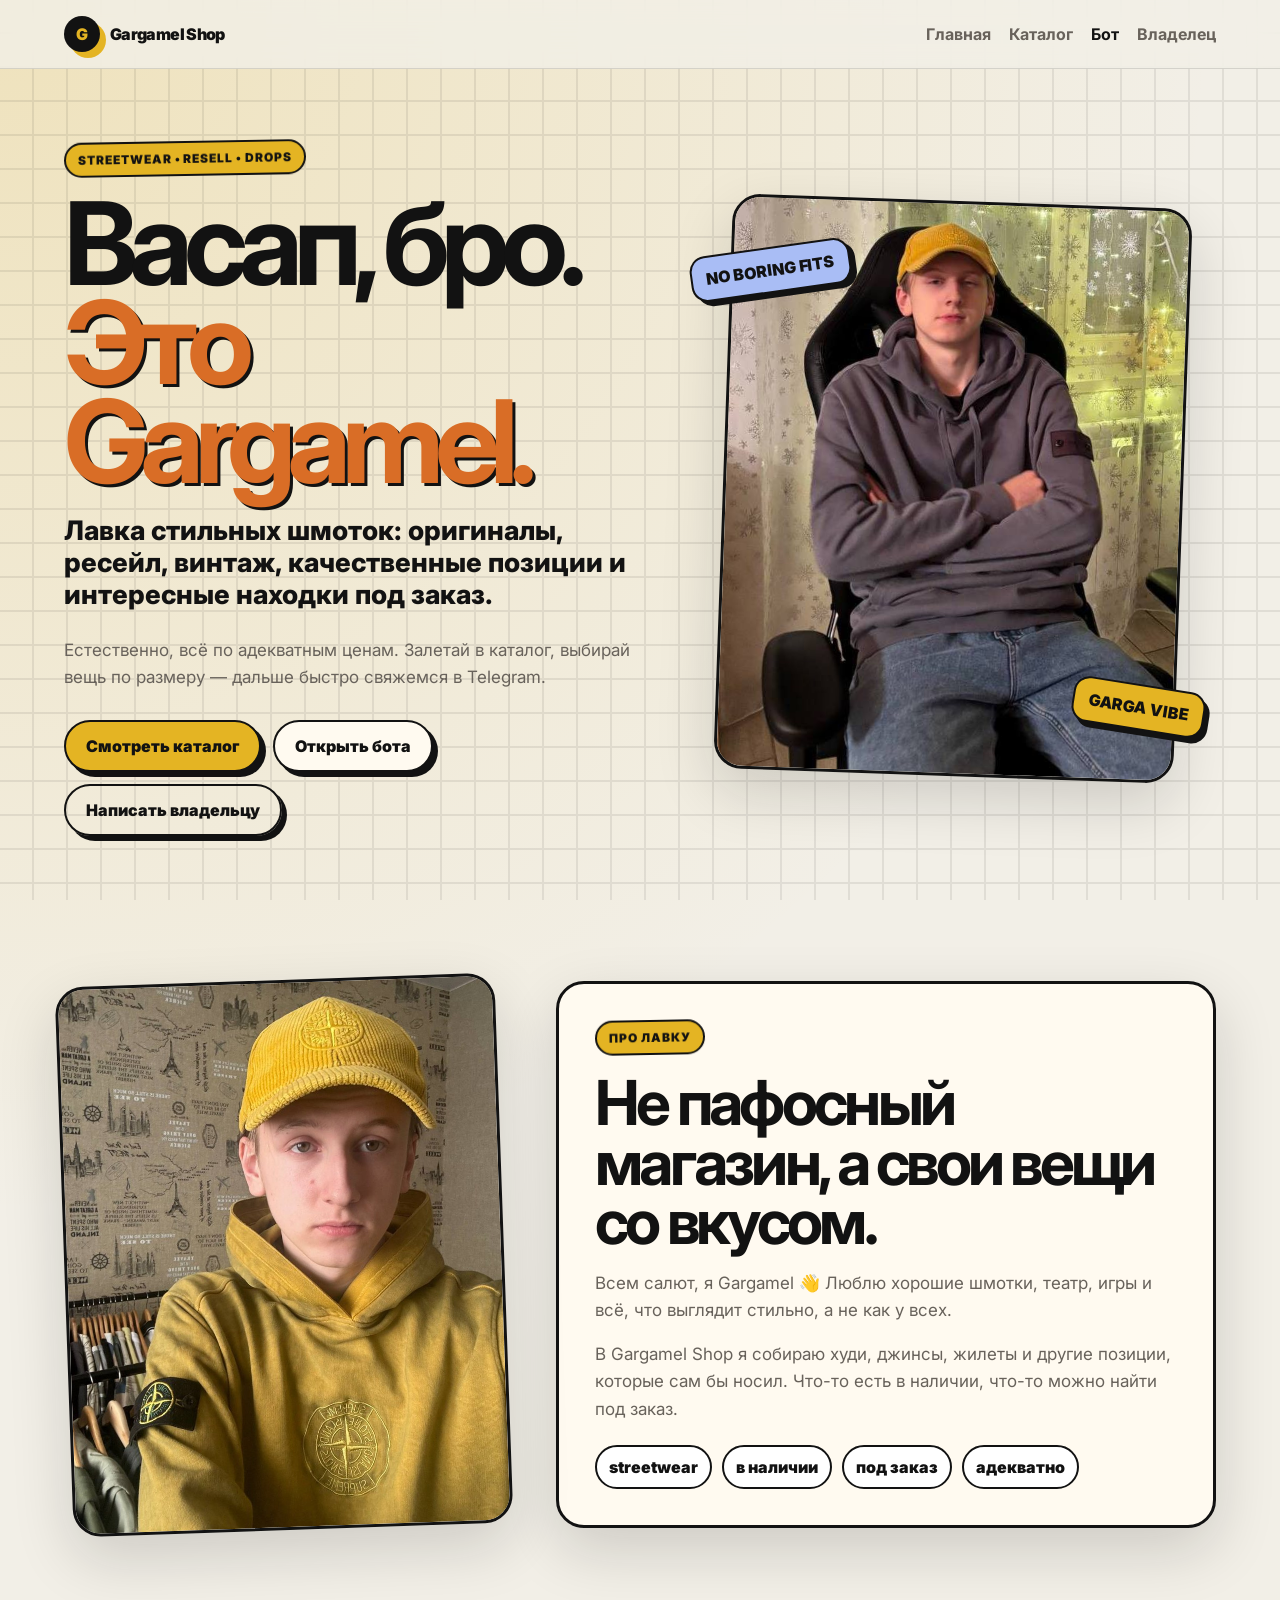
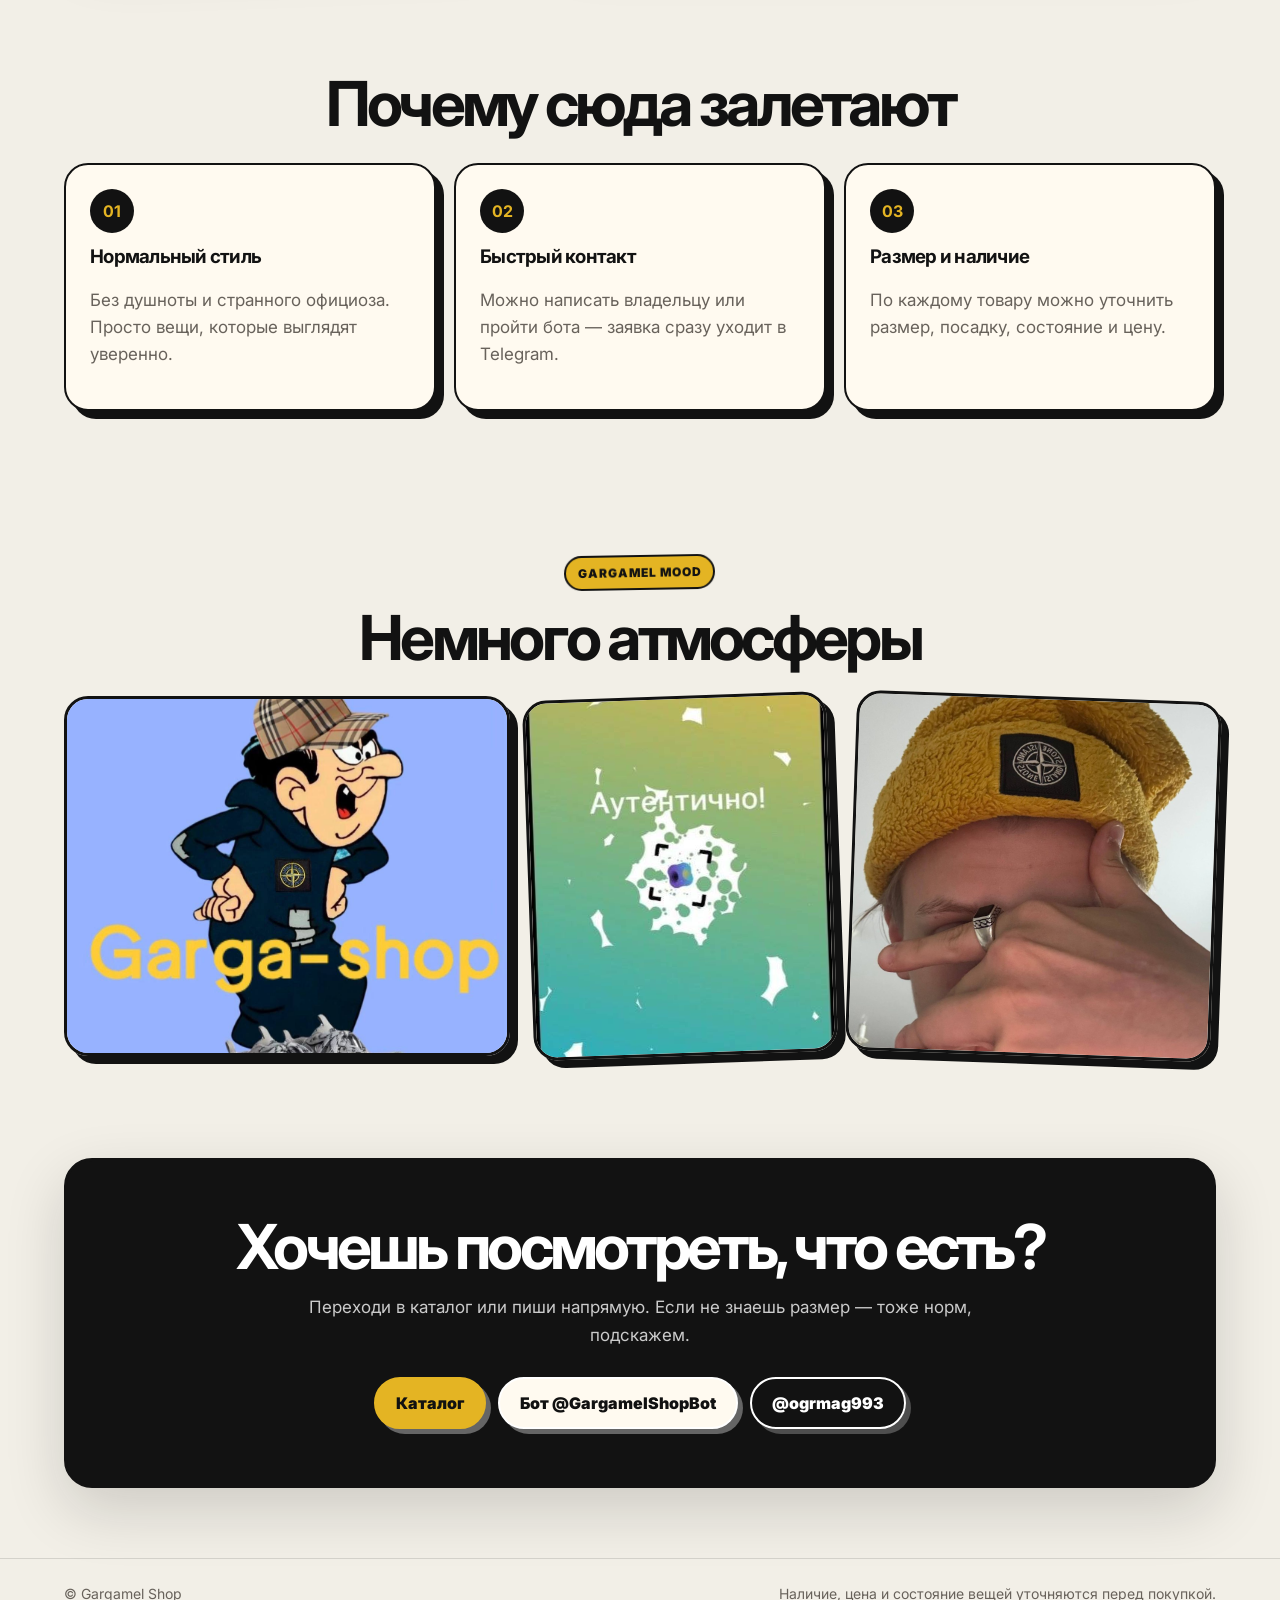
<file: index.html>
<!doctype html>
<html lang="ru">
<head>
  <meta charset="utf-8" />
  <meta name="viewport" content="width=device-width, initial-scale=1" />
  <title>Gargamel Shop — streetwear, худи, джинсы, жилеты</title>
  <meta name="description" content="Gargamel Shop — молодежная streetwear-витрина. Худи, джинсы, жилеты и интересные позиции в наличии и под заказ. Связь через Telegram." />
  <meta name="robots" content="index, follow" />
  <link rel="canonical" href="https://45proekt-ctrl.github.io/gargamel-shop/" />
  <meta property="og:type" content="website" />
  <meta property="og:title" content="Gargamel Shop — streetwear, худи, джинсы, жилеты" />
  <meta property="og:description" content="Gargamel Shop — молодежная streetwear-витрина. Худи, джинсы, жилеты и интересные позиции в наличии и под заказ. Связь через Telegram." />
  <meta property="og:url" content="https://45proekt-ctrl.github.io/gargamel-shop/" />
  <meta property="og:image" content="https://45proekt-ctrl.github.io/gargamel-shop/assets/img/logo-garga.jpg" />
  <meta name="twitter:card" content="summary_large_image" />
  <meta name="twitter:title" content="Gargamel Shop — streetwear, худи, джинсы, жилеты" />
  <meta name="twitter:description" content="Gargamel Shop — молодежная streetwear-витрина. Худи, джинсы, жилеты и интересные позиции в наличии и под заказ. Связь через Telegram." />
  <meta name="twitter:image" content="https://45proekt-ctrl.github.io/gargamel-shop/assets/img/logo-garga.jpg" />
  <link rel="preconnect" href="https://fonts.googleapis.com">
  <link rel="preconnect" href="https://fonts.gstatic.com" crossorigin>
  <link href="https://fonts.googleapis.com/css2?family=Inter:wght@400;600;800;900&display=swap" rel="stylesheet">
  <link rel="stylesheet" href="assets/style.css" />
  <!-- Yandex.Metrika counter -->
  <script type="text/javascript">
      window.dataLayer = window.dataLayer || [];
      (function(m,e,t,r,i,k,a){
          m[i]=m[i]||function(){(m[i].a=m[i].a||[]).push(arguments)};
          m[i].l=1*new Date();
          for (var j = 0; j < document.scripts.length; j++) {if (document.scripts[j].src === r) { return; }}
          k=e.createElement(t),a=e.getElementsByTagName(t)[0],k.async=1,k.src=r,a.parentNode.insertBefore(k,a)
      })(window, document,'script','https://mc.yandex.ru/metrika/tag.js?id=110367594', 'ym');

      ym(110367594, 'init', {ssr:true, webvisor:true, clickmap:true, ecommerce:"dataLayer", referrer: document.referrer, url: location.href, accurateTrackBounce:true, trackLinks:true});
  </script>
  <noscript><div><img loading="lazy" src="https://mc.yandex.ru/watch/110367594" style="position:absolute; left:-9999px;" alt="" /></div></noscript>
  <!-- /Yandex.Metrika counter -->
</head>
<body>
  <header class="topbar">
    <a class="brand" href="index.html"><span class="brand-mark">G</span> Gargamel Shop</a>
    <nav class="nav">
      <a href="index.html">Главная</a>
      <a href="catalog.html">Каталог</a>
      <a href="https://t.me/GargamelShopBot" target="_blank" rel="noopener">Бот</a>
      <a href="https://t.me/ogrmag993" target="_blank" rel="noopener">Владелец</a>
    </nav>
  </header>

  <main>
    <section class="hero section-pad">
      <div class="hero-copy">
        <div class="eyebrow">streetwear • resell • drops</div>
        <h1>Васап, бро.<br><span>Это Gargamel.</span></h1>
        <p class="lead">Лавка стильных шмоток: оригиналы, ресейл, винтаж, качественные позиции и интересные находки под заказ.</p>
        <p>Естественно, всё по адекватным ценам. Залетай в каталог, выбирай вещь по размеру — дальше быстро свяжемся в Telegram.</p>
        <div class="actions">
          <a class="btn primary" href="catalog.html">Смотреть каталог</a>
          <a class="btn" href="https://t.me/GargamelShopBot" target="_blank" rel="noopener">Открыть бота</a>
          <a class="btn ghost" href="https://t.me/ogrmag993" target="_blank" rel="noopener">Написать владельцу</a>
        </div>
      </div>
      <div class="hero-visual">
        <img loading="eager" src="assets/img/hero-gray.jpg" alt="Gargamel в сером худи" />
        <span class="sticker sticker-one">no boring fits</span>
        <span class="sticker sticker-two">Garga vibe</span>
      </div>
    </section>

    <section class="about section-pad" id="about">
      <div class="about-card photo-card tilt-left">
        <img loading="lazy" src="assets/img/about-yellow.jpg" alt="Gargamel в желтом худи рядом с рейлом" />
      </div>
      <div class="about-copy">
        <div class="eyebrow">про лавку</div>
        <h2>Не пафосный магазин, а свои вещи со вкусом.</h2>
        <p>Всем салют, я Gargamel 👋 Люблю хорошие шмотки, театр, игры и всё, что выглядит стильно, а не как у всех.</p>
        <p>В Gargamel Shop я собираю худи, джинсы, жилеты и другие позиции, которые сам бы носил. Что-то есть в наличии, что-то можно найти под заказ.</p>
        <div class="tag-row">
          <span>streetwear</span><span>в наличии</span><span>под заказ</span><span>адекватно</span>
        </div>
      </div>
    </section>

    <section class="why section-pad">
      <h2>Почему сюда залетают</h2>
      <div class="why-grid">
        <article><b>01</b><h3>Нормальный стиль</h3><p>Без душноты и странного официоза. Просто вещи, которые выглядят уверенно.</p></article>
        <article><b>02</b><h3>Быстрый контакт</h3><p>Можно написать владельцу или пройти бота — заявка сразу уходит в Telegram.</p></article>
        <article><b>03</b><h3>Размер и наличие</h3><p>По каждому товару можно уточнить размер, посадку, состояние и цену.</p></article>
      </div>
    </section>

    <section class="vibe section-pad">
      <div class="vibe-title">
        <div class="eyebrow">Gargamel mood</div>
        <h2>Немного атмосферы</h2>
      </div>
      <div class="vibe-grid">
        <img loading="lazy" src="assets/img/logo-garga.jpg" alt="Логотип Gargamel Shop" />
        <img loading="lazy" src="assets/img/story-authentic.jpg" alt="Аутентично" />
        <img loading="lazy" src="assets/img/story-cap.jpg" alt="Желтая шапка" />
      </div>
    </section>

    <section class="cta section-pad">
      <h2>Хочешь посмотреть, что есть?</h2>
      <p>Переходи в каталог или пиши напрямую. Если не знаешь размер — тоже норм, подскажем.</p>
      <div class="actions center">
        <a class="btn primary" href="catalog.html">Каталог</a>
        <a class="btn" href="https://t.me/GargamelShopBot" target="_blank" rel="noopener">Бот @GargamelShopBot</a>
        <a class="btn ghost" href="https://t.me/ogrmag993" target="_blank" rel="noopener">@ogrmag993</a>
      </div>
    </section>
  </main>

  <footer class="footer">
    <p>© Gargamel Shop</p>
    <p>Наличие, цена и состояние вещей уточняются перед покупкой.</p>
  </footer>
</body>
</html>
</file>
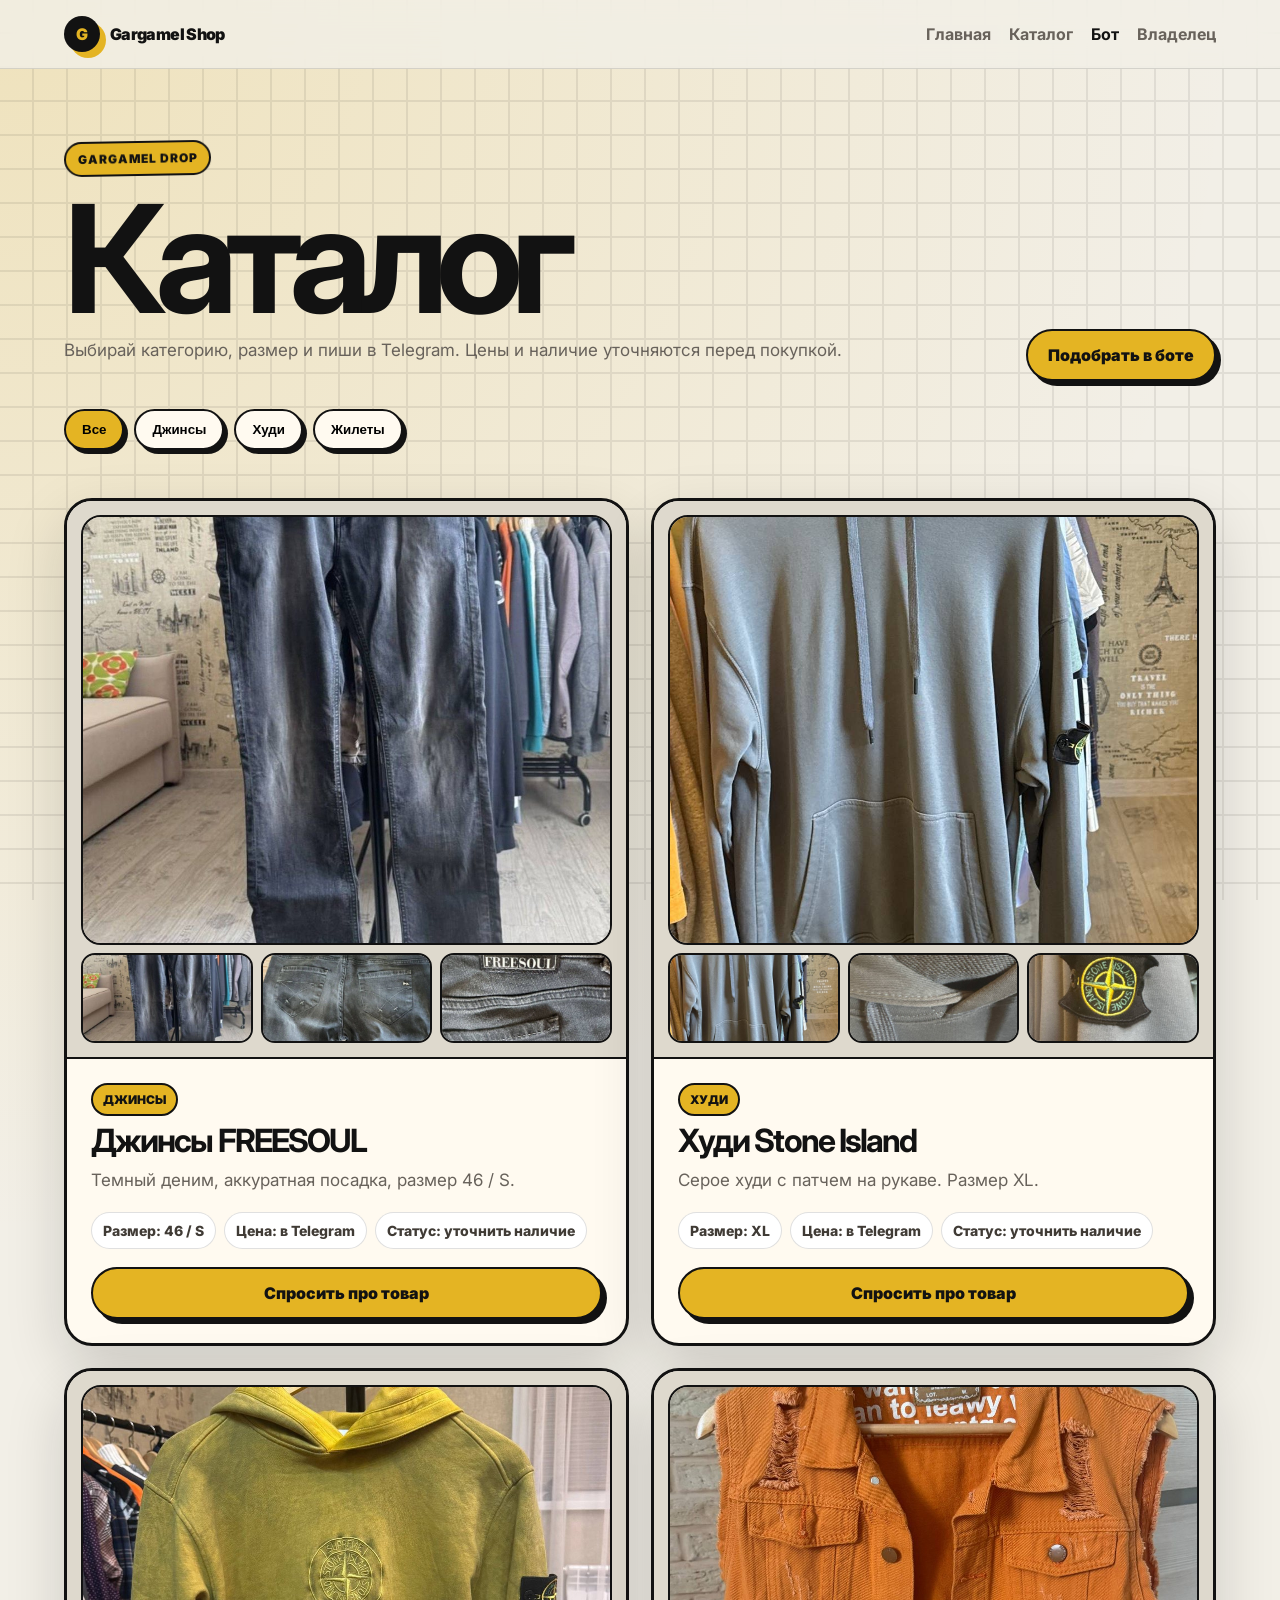
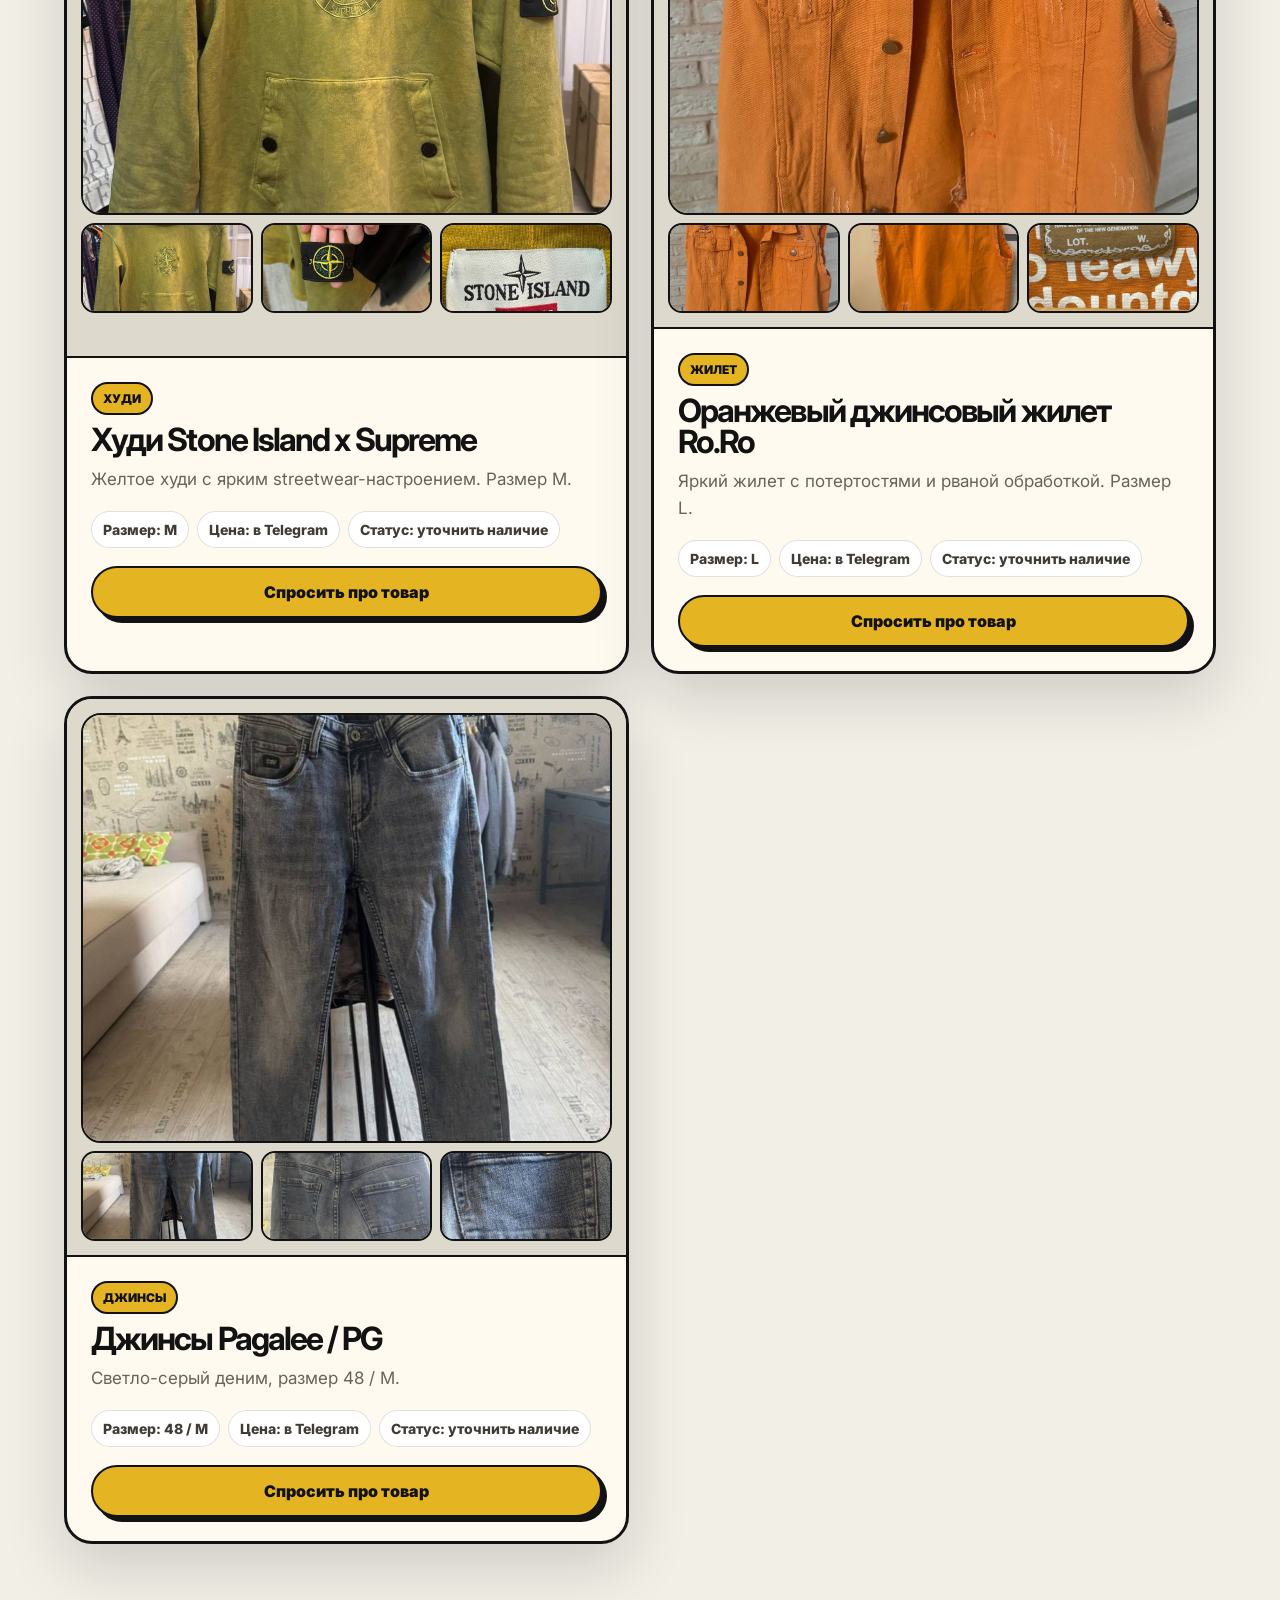
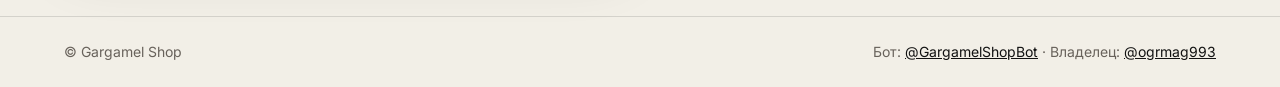
<file: catalog.html>
<!doctype html>
<html lang="ru">
<head>
  <meta charset="utf-8" />
  <meta name="viewport" content="width=device-width, initial-scale=1" />
  <title>Каталог Gargamel Shop — худи, джинсы, жилеты</title>
  <meta name="description" content="Каталог Gargamel Shop: худи, джинсы, жилеты и другие streetwear-позиции. Фото, размеры и связь через Telegram." />
  <meta name="robots" content="index, follow" />
  <link rel="canonical" href="https://45proekt-ctrl.github.io/gargamel-shop/catalog.html" />
  <meta property="og:type" content="website" />
  <meta property="og:title" content="Каталог Gargamel Shop — худи, джинсы, жилеты" />
  <meta property="og:description" content="Каталог Gargamel Shop: худи, джинсы, жилеты и другие streetwear-позиции. Фото, размеры и связь через Telegram." />
  <meta property="og:url" content="https://45proekt-ctrl.github.io/gargamel-shop/catalog.html" />
  <meta property="og:image" content="https://45proekt-ctrl.github.io/gargamel-shop/assets/img/logo-garga.jpg" />
  <meta name="twitter:card" content="summary_large_image" />
  <meta name="twitter:title" content="Каталог Gargamel Shop — худи, джинсы, жилеты" />
  <meta name="twitter:description" content="Каталог Gargamel Shop: худи, джинсы, жилеты и другие streetwear-позиции. Фото, размеры и связь через Telegram." />
  <meta name="twitter:image" content="https://45proekt-ctrl.github.io/gargamel-shop/assets/img/logo-garga.jpg" />
  <link rel="preconnect" href="https://fonts.googleapis.com">
  <link rel="preconnect" href="https://fonts.gstatic.com" crossorigin>
  <link href="https://fonts.googleapis.com/css2?family=Inter:wght@400;600;800;900&display=swap" rel="stylesheet">
  <link rel="stylesheet" href="assets/style.css" />
  <!-- Yandex.Metrika counter -->
  <script type="text/javascript">
      window.dataLayer = window.dataLayer || [];
      (function(m,e,t,r,i,k,a){
          m[i]=m[i]||function(){(m[i].a=m[i].a||[]).push(arguments)};
          m[i].l=1*new Date();
          for (var j = 0; j < document.scripts.length; j++) {if (document.scripts[j].src === r) { return; }}
          k=e.createElement(t),a=e.getElementsByTagName(t)[0],k.async=1,k.src=r,a.parentNode.insertBefore(k,a)
      })(window, document,'script','https://mc.yandex.ru/metrika/tag.js?id=110367594', 'ym');

      ym(110367594, 'init', {ssr:true, webvisor:true, clickmap:true, ecommerce:"dataLayer", referrer: document.referrer, url: location.href, accurateTrackBounce:true, trackLinks:true});
  </script>
  <noscript><div><img loading="lazy" src="https://mc.yandex.ru/watch/110367594" style="position:absolute; left:-9999px;" alt="" /></div></noscript>
  <!-- /Yandex.Metrika counter -->
</head>
<body>
  <header class="topbar">
    <a class="brand" href="index.html"><span class="brand-mark">G</span> Gargamel Shop</a>
    <nav class="nav">
      <a href="index.html">Главная</a>
      <a href="catalog.html">Каталог</a>
      <a href="https://t.me/GargamelShopBot" target="_blank" rel="noopener">Бот</a>
      <a href="https://t.me/ogrmag993" target="_blank" rel="noopener">Владелец</a>
    </nav>
  </header>

  <main>
    <section class="catalog-head section-pad">
      <div>
        <div class="eyebrow">Gargamel drop</div>
        <h1>Каталог</h1>
        <p>Выбирай категорию, размер и пиши в Telegram. Цены и наличие уточняются перед покупкой.</p>
      </div>
      <a class="btn primary" href="https://t.me/GargamelShopBot" target="_blank" rel="noopener">Подобрать в боте</a>
    </section>

    <section class="filters" aria-label="Фильтр товаров">
      <button class="filter active" data-filter="all">Все</button>
      <button class="filter" data-filter="jeans">Джинсы</button>
      <button class="filter" data-filter="hoodie">Худи</button>
      <button class="filter" data-filter="vest">Жилеты</button>
    </section>

    <section class="products section-pad small-pad" id="products">
      <article class="product-card" data-category="jeans">
        <div class="product-gallery">
          <img class="main-img" src="assets/img/freesoul-1.jpg" alt="Джинсы FREESOUL" />
          <div class="thumbs">
            <button><img loading="lazy" src="assets/img/freesoul-1.jpg" alt="Джинсы FREESOUL спереди"></button>
            <button><img loading="lazy" src="assets/img/freesoul-2.jpg" alt="Джинсы FREESOUL сзади"></button>
            <button><img loading="lazy" src="assets/img/freesoul-3.jpg" alt="Лейбл FREESOUL"></button>
          </div>
        </div>
        <div class="product-info">
          <span class="product-category">Джинсы</span>
          <h2>Джинсы FREESOUL</h2>
          <p>Темный деним, аккуратная посадка, размер 46 / S.</p>
          <div class="meta"><span>Размер: 46 / S</span><span>Цена: в Telegram</span><span>Статус: уточнить наличие</span></div>
          <a class="btn primary full" href="https://t.me/ogrmag993" target="_blank" rel="noopener">Спросить про товар</a>
        </div>
      </article>

      <article class="product-card" data-category="hoodie">
        <div class="product-gallery">
          <img class="main-img" src="assets/img/gray-hoodie-1.jpg" alt="Серое худи Stone Island" />
          <div class="thumbs">
            <button><img loading="lazy" src="assets/img/gray-hoodie-1.jpg" alt="Серое худи"></button>
            <button><img loading="lazy" src="assets/img/gray-hoodie-2.jpg" alt="Бирка худи"></button>
            <button><img loading="lazy" src="assets/img/gray-hoodie-3.jpg" alt="Патч худи"></button>
          </div>
        </div>
        <div class="product-info">
          <span class="product-category">Худи</span>
          <h2>Худи Stone Island</h2>
          <p>Серое худи с патчем на рукаве. Размер XL.</p>
          <div class="meta"><span>Размер: XL</span><span>Цена: в Telegram</span><span>Статус: уточнить наличие</span></div>
          <a class="btn primary full" href="https://t.me/ogrmag993" target="_blank" rel="noopener">Спросить про товар</a>
        </div>
      </article>

      <article class="product-card" data-category="hoodie">
        <div class="product-gallery">
          <img class="main-img" src="assets/img/yellow-hoodie-1.jpg" alt="Желтое худи Stone Island x Supreme" />
          <div class="thumbs">
            <button><img loading="lazy" src="assets/img/yellow-hoodie-1.jpg" alt="Желтое худи"></button>
            <button><img loading="lazy" src="assets/img/yellow-hoodie-2.jpg" alt="Патч худи"></button>
            <button><img loading="lazy" src="assets/img/yellow-hoodie-3.jpg" alt="Бирка худи"></button>
          </div>
        </div>
        <div class="product-info">
          <span class="product-category">Худи</span>
          <h2>Худи Stone Island x Supreme</h2>
          <p>Желтое худи с ярким streetwear-настроением. Размер M.</p>
          <div class="meta"><span>Размер: M</span><span>Цена: в Telegram</span><span>Статус: уточнить наличие</span></div>
          <a class="btn primary full" href="https://t.me/ogrmag993" target="_blank" rel="noopener">Спросить про товар</a>
        </div>
      </article>

      <article class="product-card" data-category="vest">
        <div class="product-gallery">
          <img class="main-img" src="assets/img/vest-1.jpg" alt="Оранжевый джинсовый жилет Ro.Ro" />
          <div class="thumbs">
            <button><img loading="lazy" src="assets/img/vest-1.jpg" alt="Жилет спереди"></button>
            <button><img loading="lazy" src="assets/img/vest-2.jpg" alt="Жилет сзади"></button>
            <button><img loading="lazy" src="assets/img/vest-3.jpg" alt="Бирка жилета"></button>
          </div>
        </div>
        <div class="product-info">
          <span class="product-category">Жилет</span>
          <h2>Оранжевый джинсовый жилет Ro.Ro</h2>
          <p>Яркий жилет с потертостями и рваной обработкой. Размер L.</p>
          <div class="meta"><span>Размер: L</span><span>Цена: в Telegram</span><span>Статус: уточнить наличие</span></div>
          <a class="btn primary full" href="https://t.me/ogrmag993" target="_blank" rel="noopener">Спросить про товар</a>
        </div>
      </article>

      <article class="product-card" data-category="jeans">
        <div class="product-gallery">
          <img class="main-img" src="assets/img/pagalee-1.jpg" alt="Джинсы Pagalee" />
          <div class="thumbs">
            <button><img loading="lazy" src="assets/img/pagalee-1.jpg" alt="Джинсы Pagalee спереди"></button>
            <button><img loading="lazy" src="assets/img/pagalee-2.jpg" alt="Джинсы Pagalee сзади"></button>
            <button><img loading="lazy" src="assets/img/pagalee-3.jpg" alt="Карман Pagalee"></button>
          </div>
        </div>
        <div class="product-info">
          <span class="product-category">Джинсы</span>
          <h2>Джинсы Pagalee / PG</h2>
          <p>Светло-серый деним, размер 48 / M.</p>
          <div class="meta"><span>Размер: 48 / M</span><span>Цена: в Telegram</span><span>Статус: уточнить наличие</span></div>
          <a class="btn primary full" href="https://t.me/ogrmag993" target="_blank" rel="noopener">Спросить про товар</a>
        </div>
      </article>
    </section>
  </main>

  <footer class="footer">
    <p>© Gargamel Shop</p>
    <p>Бот: <a href="https://t.me/GargamelShopBot" target="_blank" rel="noopener">@GargamelShopBot</a> · Владелец: <a href="https://t.me/ogrmag993" target="_blank" rel="noopener">@ogrmag993</a></p>
  </footer>

  <script src="assets/script.js"></script>
</body>
</html>
</file>
<file: assets/style.css>
:root{
  --bg:#f2efe7;
  --ink:#121212;
  --muted:#68625b;
  --paper:#fffaf0;
  --line:rgba(18,18,18,.13);
  --yellow:#e4b423;
  --orange:#d96d26;
  --blue:#a9bdf5;
  --green:#8b9f57;
  --shadow:0 22px 60px rgba(18,18,18,.16);
  --radius:28px;
}
*{box-sizing:border-box}
html{scroll-behavior:smooth}
body{margin:0;background:radial-gradient(circle at top left,rgba(228,180,35,.22),transparent 35%),var(--bg);font-family:Inter,system-ui,-apple-system,Segoe UI,Arial,sans-serif;color:var(--ink)}
a{color:inherit;text-decoration:none}img{max-width:100%;display:block}
body:before{content:"";position:fixed;inset:0;pointer-events:none;opacity:.08;background-image:linear-gradient(90deg,transparent 95%,#111 95%),linear-gradient(transparent 95%,#111 95%);background-size:34px 34px;z-index:-1}
.topbar{position:sticky;top:0;z-index:20;display:flex;align-items:center;justify-content:space-between;gap:20px;padding:16px 5vw;background:rgba(242,239,231,.82);backdrop-filter:blur(14px);border-bottom:1px solid var(--line)}
.brand{display:flex;align-items:center;gap:10px;font-weight:900;letter-spacing:-.04em}.brand-mark{display:grid;place-items:center;width:36px;height:36px;border-radius:50%;background:var(--ink);color:var(--yellow);box-shadow:6px 6px 0 var(--yellow)}
.nav{display:flex;align-items:center;gap:18px;color:var(--muted);font-weight:700}.nav a:hover{color:var(--ink)}
.section-pad{padding:72px 5vw}.small-pad{padding-top:30px}.eyebrow{display:inline-block;margin-bottom:18px;padding:8px 12px;border:2px solid var(--ink);border-radius:999px;background:var(--yellow);font-size:12px;text-transform:uppercase;font-weight:900;letter-spacing:.08em;transform:rotate(-1deg)}
h1,h2,h3,p{margin-top:0}h1{font-size:clamp(48px,9vw,118px);line-height:.86;letter-spacing:-.08em;margin-bottom:24px}h1 span{color:var(--orange);text-shadow:3px 3px 0 var(--ink)}h2{font-size:clamp(32px,5vw,62px);line-height:.96;letter-spacing:-.06em;margin-bottom:18px}h3{letter-spacing:-.04em}.lead{font-size:clamp(19px,2.1vw,28px);line-height:1.18;color:var(--ink);font-weight:800}p{color:var(--muted);line-height:1.6;font-size:17px}.hero{display:grid;grid-template-columns:1.05fr .95fr;align-items:center;gap:44px;min-height:calc(100vh - 70px)}.hero-copy{max-width:760px}.actions{display:flex;flex-wrap:wrap;gap:12px;margin-top:28px}.actions.center{justify-content:center}.btn{display:inline-flex;align-items:center;justify-content:center;min-height:48px;padding:14px 20px;border:2px solid var(--ink);border-radius:999px;background:var(--paper);font-weight:900;box-shadow:5px 5px 0 var(--ink);transition:.18s transform,.18s box-shadow}.btn:hover{transform:translate(3px,3px);box-shadow:2px 2px 0 var(--ink)}.btn.primary{background:var(--yellow)}.btn.ghost{background:transparent}.btn.full{width:100%;margin-top:18px}.hero-visual{position:relative}.hero-visual img,.photo-card img{border:3px solid var(--ink);border-radius:var(--radius);box-shadow:var(--shadow);aspect-ratio:4/5;object-fit:cover}.hero-visual img{width:min(460px,100%);margin:auto;transform:rotate(2deg)}.sticker{position:absolute;display:inline-block;padding:11px 14px;border:2px solid var(--ink);border-radius:16px;background:var(--blue);font-weight:900;box-shadow:5px 5px 0 var(--ink);text-transform:uppercase}.sticker-one{left:0;top:8%;transform:rotate(-8deg)}.sticker-two{right:2%;bottom:8%;background:var(--yellow);transform:rotate(9deg)}.about{display:grid;grid-template-columns:.8fr 1.2fr;align-items:center;gap:52px}.photo-card{max-width:460px}.tilt-left{transform:rotate(-2deg)}.about-copy{padding:36px;border:3px solid var(--ink);border-radius:var(--radius);background:var(--paper);box-shadow:var(--shadow)}.tag-row{display:flex;flex-wrap:wrap;gap:10px;margin-top:22px}.tag-row span{padding:10px 12px;border:2px solid var(--ink);border-radius:999px;background:#fff;font-weight:900}.why h2,.vibe-title,.cta{text-align:center}.why-grid{display:grid;grid-template-columns:repeat(3,1fr);gap:18px;margin-top:30px}.why-grid article{padding:24px;border:2px solid var(--ink);border-radius:24px;background:var(--paper);box-shadow:8px 8px 0 var(--ink)}.why-grid b{display:inline-flex;align-items:center;justify-content:center;width:44px;height:44px;border-radius:50%;background:var(--ink);color:var(--yellow);margin-bottom:12px}.vibe-grid{display:grid;grid-template-columns:1.1fr .75fr .9fr;gap:18px;align-items:stretch;margin-top:28px}.vibe-grid img{width:100%;height:360px;object-fit:cover;border:3px solid var(--ink);border-radius:24px;box-shadow:8px 8px 0 var(--ink)}.vibe-grid img:nth-child(2){transform:rotate(-2deg)}.vibe-grid img:nth-child(3){transform:rotate(2deg)}.cta{margin:30px 5vw 70px;padding:56px 28px;border:3px solid var(--ink);border-radius:var(--radius);background:var(--ink);color:#fff;box-shadow:var(--shadow)}.cta p{color:rgba(255,255,255,.78);max-width:680px;margin:0 auto}.footer{display:flex;align-items:center;justify-content:space-between;gap:20px;padding:24px 5vw;border-top:1px solid var(--line);color:var(--muted)}.footer p{margin:0;font-size:14px}.footer a{text-decoration:underline;color:var(--ink)}
.catalog-head{display:flex;align-items:end;justify-content:space-between;gap:30px;padding-bottom:28px}.catalog-head h1{font-size:clamp(60px,12vw,150px);margin-bottom:14px}.catalog-head p{max-width:780px}.filters{display:flex;gap:10px;flex-wrap:wrap;padding:0 5vw 18px}.filter{cursor:pointer;border:2px solid var(--ink);border-radius:999px;background:var(--paper);padding:11px 16px;font-weight:900;box-shadow:4px 4px 0 var(--ink)}.filter.active{background:var(--yellow)}.products{display:grid;grid-template-columns:repeat(2,minmax(0,1fr));gap:22px}.product-card{display:grid;grid-template-columns:1fr;overflow:hidden;border:3px solid var(--ink);border-radius:var(--radius);background:var(--paper);box-shadow:var(--shadow)}.product-card.hide{display:none}.product-gallery{padding:14px;border-bottom:2px solid var(--ink);background:#ded9cd}.main-img{width:100%;height:430px;object-fit:cover;border:2px solid var(--ink);border-radius:20px;background:#ddd}.thumbs{display:grid;grid-template-columns:repeat(3,1fr);gap:8px;margin-top:8px}.thumbs button{cursor:pointer;padding:0;border:2px solid var(--ink);border-radius:14px;overflow:hidden;background:#fff}.thumbs img{width:100%;height:86px;object-fit:cover}.product-info{padding:24px}.product-category{display:inline-block;margin-bottom:10px;padding:7px 10px;border-radius:999px;background:var(--yellow);border:2px solid var(--ink);font-weight:900;font-size:12px;text-transform:uppercase}.product-info h2{font-size:32px;margin-bottom:10px}.meta{display:flex;flex-wrap:wrap;gap:8px;margin-top:18px}.meta span{padding:9px 11px;border:1px solid var(--line);border-radius:999px;background:#fff;font-size:14px;font-weight:800;color:#403b35}
@media (max-width:900px){.topbar{align-items:flex-start;flex-direction:column}.nav{gap:12px;flex-wrap:wrap}.hero,.about{grid-template-columns:1fr}.hero{min-height:auto}.hero-visual{order:-1}.hero-visual img{width:100%;max-height:620px}.why-grid,.vibe-grid,.products{grid-template-columns:1fr}.vibe-grid img{height:320px}.catalog-head{align-items:flex-start;flex-direction:column}.section-pad{padding:50px 5vw}.main-img{height:380px}.footer{flex-direction:column;align-items:flex-start}}
@media (max-width:520px){h1{font-size:54px}.actions .btn{width:100%}.main-img{height:330px}.thumbs img{height:72px}.about-copy{padding:24px}.sticker{font-size:12px}.sticker-one{top:3%;left:2%}.sticker-two{bottom:3%;right:2%}}

/* FIX: контраст кнопок в темном нижнем блоке и везде на сайте */
.btn,
.btn.primary,
.btn.full,
a.btn,
a.btn.primary,
a.btn.full,
a[href*="t.me/GargamelShopBot"] {
  color: var(--ink) !important;
  opacity: 1 !important;
}

.cta .btn:not(.ghost),
.cta a[href*="t.me/GargamelShopBot"] {
  color: #111 !important;
  background: #fffaf0 !important;
  border-color: #ffffff !important;
  box-shadow: 5px 5px 0 rgba(255,255,255,.35) !important;
}

.cta .btn.primary {
  color: #111 !important;
  background: var(--yellow) !important;
  border-color: var(--yellow) !important;
}

.cta .btn.ghost {
  color: #ffffff !important;
  border-color: #ffffff !important;
  background: transparent !important;
  box-shadow: 5px 5px 0 rgba(255,255,255,.25) !important;
}

.cta .btn:hover {
  box-shadow: 2px 2px 0 rgba(255,255,255,.45) !important;
}
</file>
